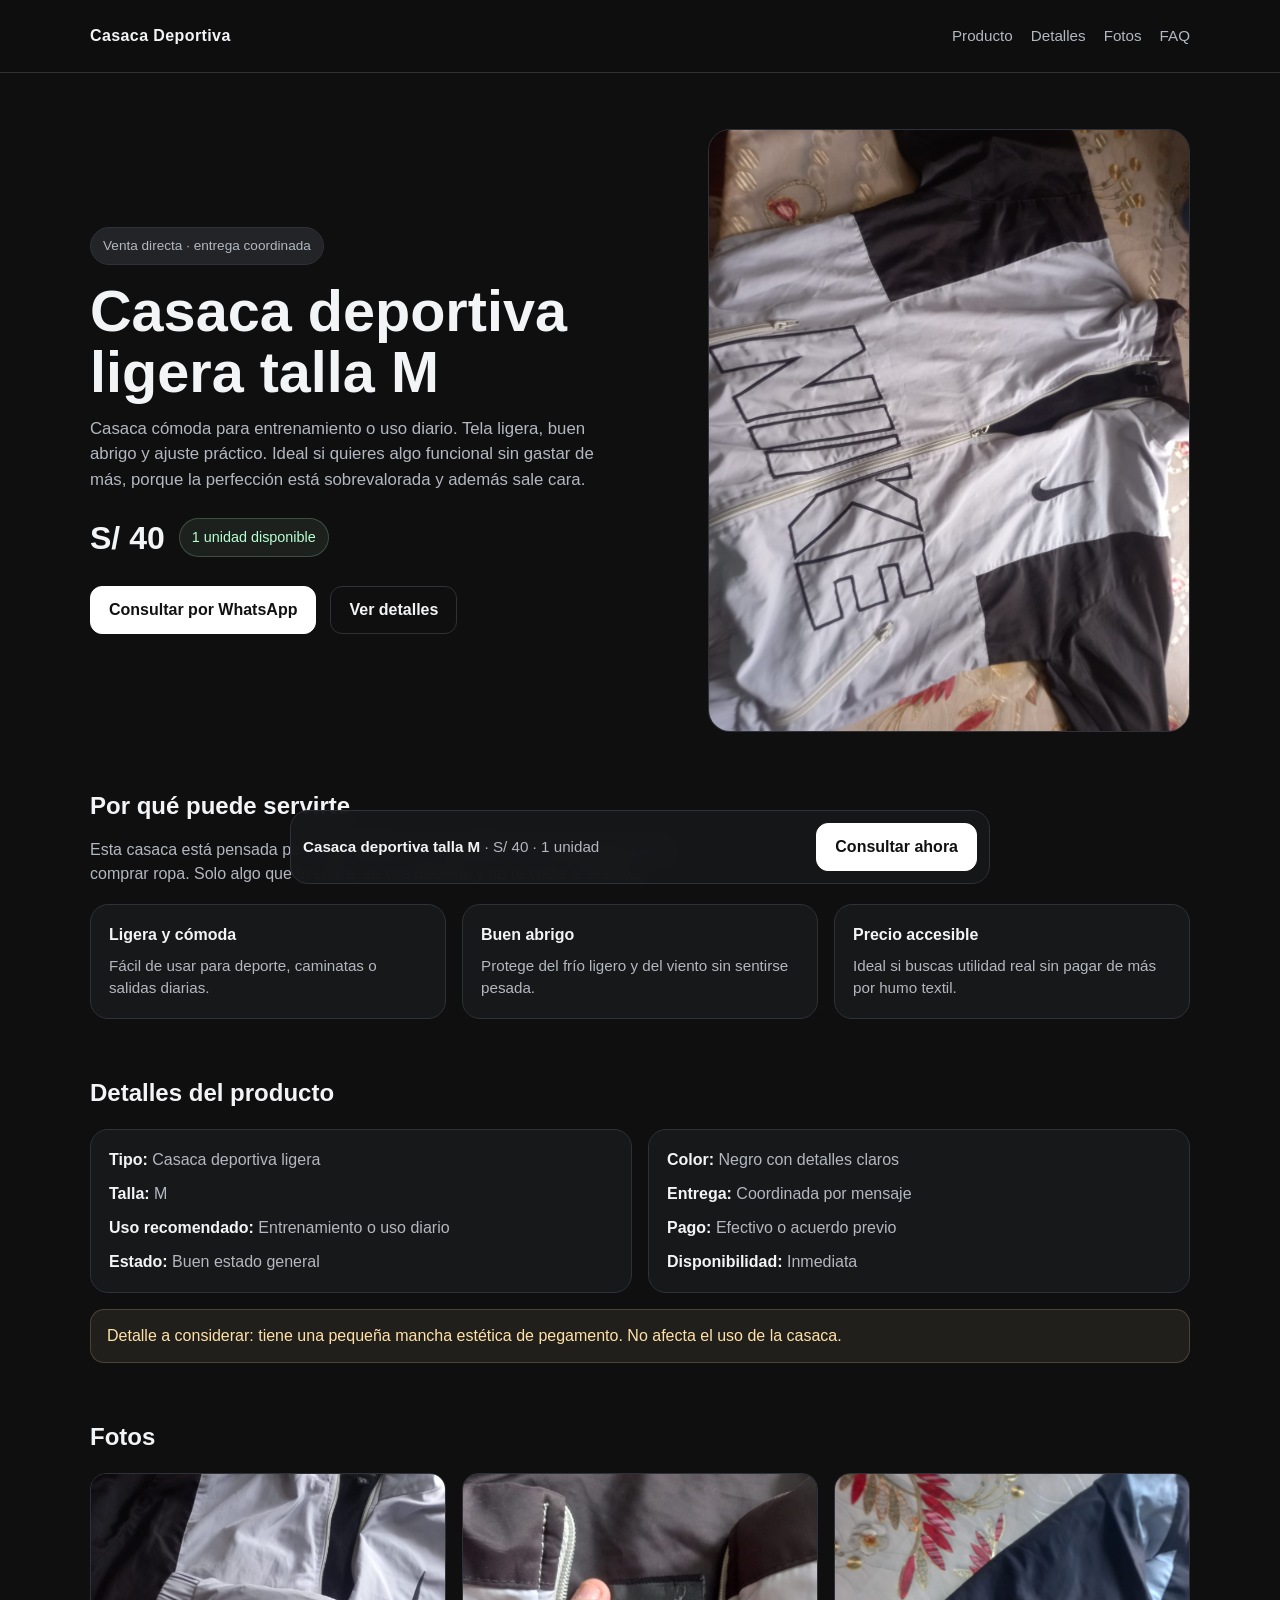
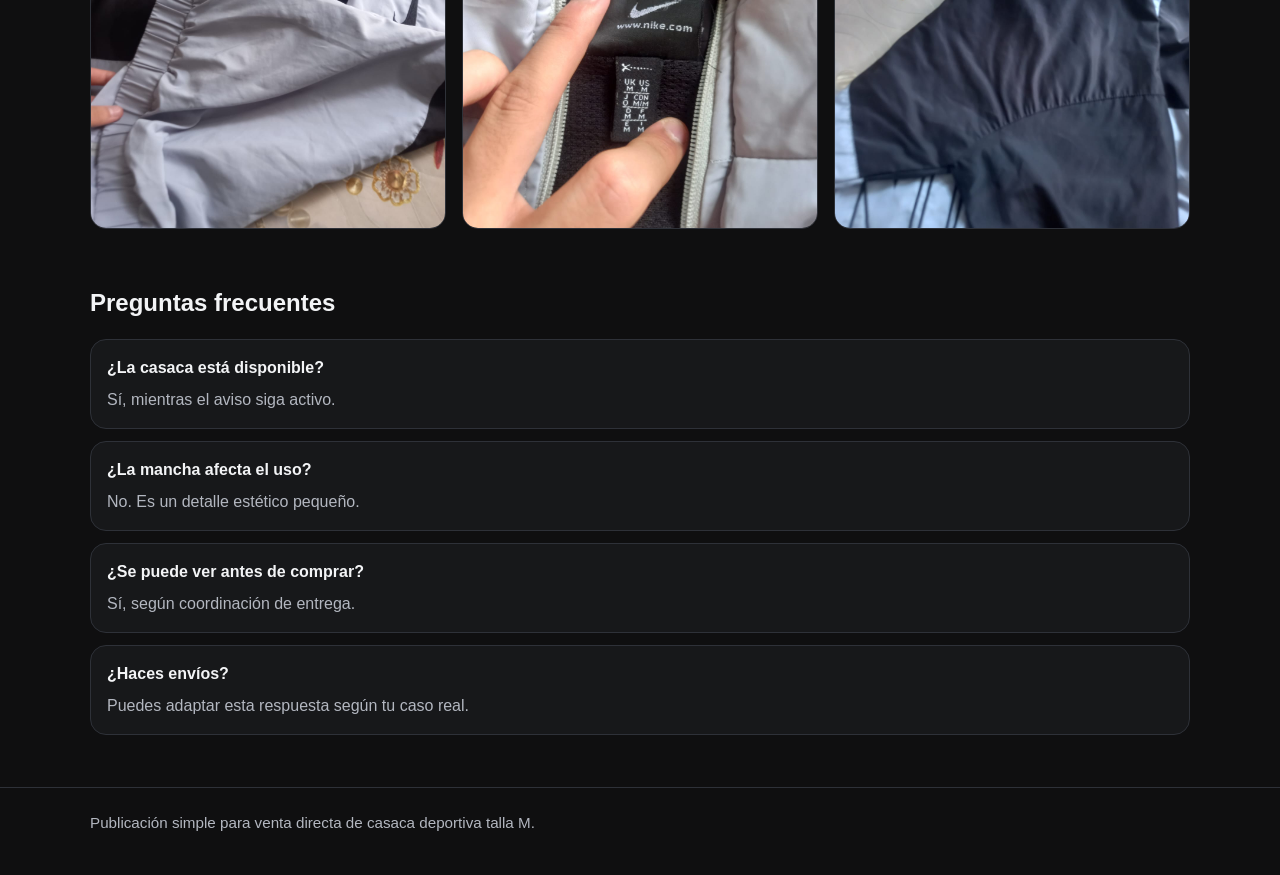
<file: index.html>
<!DOCTYPE html>
<html lang="es">

<head>
  <meta charset="UTF-8" />
  <meta name="viewport" content="width=device-width, initial-scale=1.0" />

  <title>Casaca deportiva ligera en venta | Talla M</title>
  <meta name="description"
    content="Casaca deportiva ligera talla M en venta. Ideal para entrenamiento o uso diario. Precio accesible y entrega coordinada." />
  <meta name="keywords"
    content="casaca deportiva, casaca ligera, casaca talla M, ropa deportiva, casaca para entrenamiento, casaca barata" />
  <meta name="author" content="Rodrigo" />

  <meta property="og:title" content="Casaca deportiva ligera en venta | Talla M" />
  <meta property="og:description"
    content="Casaca deportiva ligera talla M, cómoda para entrenamiento o uso diario. Precio accesible." />
  <meta property="og:type" content="website" />
  <link rel="stylesheet" href="style.css">
</head>

<body>
  <header>
    <div class="container nav">
      <div class="brand">Casaca Deportiva</div>
      <nav class="nav-links">
        <a href="#producto">Producto</a>
        <a href="#detalles">Detalles</a>
        <a href="#fotos">Fotos</a>
        <a href="#faq">FAQ</a>
      </nav>
    </div>
  </header>

  <section class="hero" id="producto">
    <div class="container hero-grid">
      <div>
        <span class="badge">Venta directa · entrega coordinada</span>
        <h1>Casaca deportiva ligera talla M</h1>
        <p class="lead">
          Casaca cómoda para entrenamiento o uso diario. Tela ligera, buen abrigo y
          ajuste práctico. Ideal si quieres algo funcional sin gastar de más, porque
          la perfección está sobrevalorada y además sale cara.
        </p>

        <div class="price-box">
          <div class="price">S/ 40</div>
          <div class="stock">1 unidad disponible</div>
        </div>

        <div class="actions">
          <a class="btn btn-primary" id="buyBtn" href="#">Consultar por WhatsApp</a>
          <a class="btn btn-secondary" href="#detalles">Ver detalles</a>
        </div>
      </div>

      <div class="hero-card">
        <img src="./public/Img1.jpeg" alt="Casaca deportiva ligera talla M en venta" />
      </div>
    </div>
  </section>

  <main>
    <section>
      <div class="container">
        <h2 class="section-title">Por qué puede servirte</h2>
        <p class="section-text">
          Esta casaca está pensada para uso práctico. No necesitas una novela épica
          para comprar ropa. Solo algo que te cubra, se vea decente y no te vacíe el bolsillo.
        </p>

        <div class="features">
          <article class="feature">
            <h3>Ligera y cómoda</h3>
            <p>Fácil de usar para deporte, caminatas o salidas diarias.</p>
          </article>
          <article class="feature">
            <h3>Buen abrigo</h3>
            <p>Protege del frío ligero y del viento sin sentirse pesada.</p>
          </article>
          <article class="feature">
            <h3>Precio accesible</h3>
            <p>Ideal si buscas utilidad real sin pagar de más por humo textil.</p>
          </article>
        </div>
      </div>
    </section>

    <section id="detalles">
      <div class="container">
        <h2 class="section-title">Detalles del producto</h2>

        <div class="details">
          <div class="detail-box">
            <ul>
              <li><strong>Tipo:</strong> Casaca deportiva ligera</li>
              <li><strong>Talla:</strong> M</li>
              <li><strong>Uso recomendado:</strong> Entrenamiento o uso diario</li>
              <li><strong>Estado:</strong> Buen estado general</li>
            </ul>
          </div>

          <div class="detail-box">
            <ul>
              <li><strong>Color:</strong> Negro con detalles claros</li>
              <li><strong>Entrega:</strong> Coordinada por mensaje</li>
              <li><strong>Pago:</strong> Efectivo o acuerdo previo</li>
              <li><strong>Disponibilidad:</strong> Inmediata</li>
            </ul>
          </div>
        </div>

        <div class="notice">
          Detalle a considerar: tiene una pequeña mancha estética de pegamento.
          No afecta el uso de la casaca.
        </div>
      </div>
    </section>

    <section id="fotos">
      <div class="container">
        <h2 class="section-title">Fotos</h2>

        <div class="gallery">
          <img src="./public/Img2.jpeg" alt="Vista frontal de la casaca deportiva" />
          <img src="./public/Img3.jpeg" alt="Vista trasera de la casaca deportiva" />
          <img src="./public/Img4.jpeg" alt="Detalle de la casaca deportiva" />
        </div>
      </div>
    </section>

    <section id="faq">
      <div class="container">
        <h2 class="section-title">Preguntas frecuentes</h2>

        <div class="faq">
          <div class="faq-item">
            <h3>¿La casaca está disponible?</h3>
            <p>Sí, mientras el aviso siga activo.</p>
          </div>

          <div class="faq-item">
            <h3>¿La mancha afecta el uso?</h3>
            <p>No. Es un detalle estético pequeño.</p>
          </div>

          <div class="faq-item">
            <h3>¿Se puede ver antes de comprar?</h3>
            <p>Sí, según coordinación de entrega.</p>
          </div>

          <div class="faq-item">
            <h3>¿Haces envíos?</h3>
            <p>Puedes adaptar esta respuesta según tu caso real.</p>
          </div>
        </div>
      </div>
    </section>
  </main>

  <footer>
    <div class="container">
      Publicación simple para venta directa de casaca deportiva talla M.
    </div>
  </footer>

  <div class="floating-bar">
    <p><strong>Casaca deportiva talla M</strong> · S/ 40 · 1 unidad</p>
    <a class="btn btn-primary" id="buyBtnFloating" href="#">Consultar ahora</a>
  </div>

  <script src="main.js"></script>
</body>

</html>
</file>
<file: style.css>
:root {
    --bg: #0f0f10;
    --card: #17181a;
    --soft: #222428;
    --text: #f3f4f6;
    --muted: #b3b7c0;
    --line: #2e3138;
    --accent: #ffffff;
    --ok: #b8ffcf;
    --warn: #ffe1a8;
}

* {
    box-sizing: border-box;
    margin: 0;
    padding: 0;
}

html {
    scroll-behavior: smooth;
}

body {
    font-family: Arial, Helvetica, sans-serif;
    background: var(--bg);
    color: var(--text);
    line-height: 1.5;
}

a {
    color: inherit;
    text-decoration: none;
}

img {
    max-width: 100%;
    display: block;
    border-radius: 16px;
}

.container {
    width: min(1100px, 92%);
    margin: 0 auto;
}

header {
    border-bottom: 1px solid var(--line);
    background: rgba(15, 15, 16, 0.95);
    position: sticky;
    top: 0;
    backdrop-filter: blur(10px);
    z-index: 50;
}

.nav {
    min-height: 72px;
    display: flex;
    align-items: center;
    justify-content: space-between;
    gap: 16px;
}

.brand {
    font-size: 1rem;
    font-weight: 700;
    letter-spacing: 0.4px;
}

.nav-links {
    display: flex;
    gap: 18px;
    flex-wrap: wrap;
}

.nav-links a {
    color: var(--muted);
    font-size: 0.95rem;
}

.nav-links a:hover {
    color: var(--text);
}

.hero {
    padding: 56px 0 28px;
}

.hero-grid {
    display: grid;
    grid-template-columns: 1.1fr 0.9fr;
    gap: 28px;
    align-items: center;
}

.badge {
    display: inline-block;
    background: var(--soft);
    border: 1px solid var(--line);
    color: var(--muted);
    padding: 8px 12px;
    border-radius: 999px;
    font-size: 0.85rem;
    margin-bottom: 16px;
}

h1 {
    font-size: clamp(2rem, 5vw, 3.6rem);
    line-height: 1.05;
    margin-bottom: 14px;
}

.lead {
    color: var(--muted);
    font-size: 1.05rem;
    max-width: 56ch;
    margin-bottom: 22px;
}

.price-box {
    display: flex;
    align-items: center;
    gap: 14px;
    margin-bottom: 24px;
    flex-wrap: wrap;
}

.price {
    font-size: 2rem;
    font-weight: 700;
}

.stock {
    background: rgba(184, 255, 207, 0.08);
    color: var(--ok);
    border: 1px solid rgba(184, 255, 207, 0.2);
    padding: 8px 12px;
    border-radius: 999px;
    font-size: 0.9rem;
}

.actions {
    display: flex;
    gap: 14px;
    flex-wrap: wrap;
}

.btn {
    display: inline-flex;
    align-items: center;
    justify-content: center;
    min-height: 48px;
    padding: 0 18px;
    border-radius: 12px;
    font-weight: 700;
    transition: 0.2s ease;
    border: 1px solid var(--line);
    cursor: pointer;
}

.btn-primary {
    background: var(--accent);
    color: #111;
    border-color: var(--accent);
}

.btn-primary:hover {
    opacity: 0.9;
}

.btn-secondary {
    background: transparent;
    color: var(--text);
}

.btn-secondary:hover {
    background: var(--soft);
}

.hero-card,
.section-card {
    background: var(--card);
    border: 1px solid var(--line);
    border-radius: 22px;
    overflow: hidden;
}

.hero-card img {
    aspect-ratio: 4 / 5;
    object-fit: cover;
    width: 100%;
}

main section {
    padding: 28px 0;
}

.section-title {
    font-size: 1.5rem;
    margin-bottom: 14px;
}

.section-text {
    color: var(--muted);
    max-width: 72ch;
}

.features {
    display: grid;
    grid-template-columns: repeat(3, 1fr);
    gap: 16px;
    margin-top: 18px;
}

.feature {
    background: var(--card);
    border: 1px solid var(--line);
    border-radius: 18px;
    padding: 18px;
}

.feature h3 {
    font-size: 1rem;
    margin-bottom: 8px;
}

.feature p {
    color: var(--muted);
    font-size: 0.95rem;
}

.details {
    display: grid;
    grid-template-columns: repeat(2, 1fr);
    gap: 16px;
    margin-top: 18px;
}

.detail-box {
    background: var(--card);
    border: 1px solid var(--line);
    border-radius: 18px;
    padding: 18px;
}

.detail-box ul {
    list-style: none;
    display: grid;
    gap: 10px;
}

.detail-box li {
    color: var(--muted);
}

.detail-box strong {
    color: var(--text);
}

.notice {
    margin-top: 16px;
    background: rgba(255, 225, 168, 0.08);
    border: 1px solid rgba(255, 225, 168, 0.18);
    color: var(--warn);
    padding: 14px 16px;
    border-radius: 14px;
}

.gallery {
    display: grid;
    grid-template-columns: repeat(3, 1fr);
    gap: 16px;
    margin-top: 18px;
}

.gallery img {
    aspect-ratio: 1 / 1;
    object-fit: cover;
    background: #0b0c0d;
    border: 1px solid var(--line);
}

.faq {
    display: grid;
    gap: 12px;
    margin-top: 18px;
}

.faq-item {
    background: var(--card);
    border: 1px solid var(--line);
    border-radius: 16px;
    padding: 16px;
}

.faq-item h3 {
    font-size: 1rem;
    margin-bottom: 8px;
}

.faq-item p {
    color: var(--muted);
}

footer {
    border-top: 1px solid var(--line);
    margin-top: 24px;
    padding: 24px 0 40px;
    color: var(--muted);
    font-size: 0.95rem;
}

.floating-bar {
    position: fixed;
    left: 50%;
    bottom: 16px;
    transform: translateX(-50%);
    width: min(700px, 92%);
    background: rgba(23, 24, 26, 0.95);
    border: 1px solid var(--line);
    border-radius: 18px;
    padding: 12px;
    display: flex;
    gap: 12px;
    align-items: center;
    justify-content: space-between;
    backdrop-filter: blur(10px);
}

.floating-bar p {
    color: var(--muted);
    font-size: 0.95rem;
}

.floating-bar strong {
    color: var(--text);
}

@media (max-width: 900px) {

    .hero-grid,
    .features,
    .details,
    .gallery {
        grid-template-columns: 1fr;
    }

    .floating-bar {
        flex-direction: column;
        align-items: stretch;
    }
}

@media (max-width: 640px) {
    .nav {
        flex-direction: column;
        justify-content: center;
        padding: 12px 0;
    }

    h1 {
        font-size: 2.2rem;
    }
}
</file>
